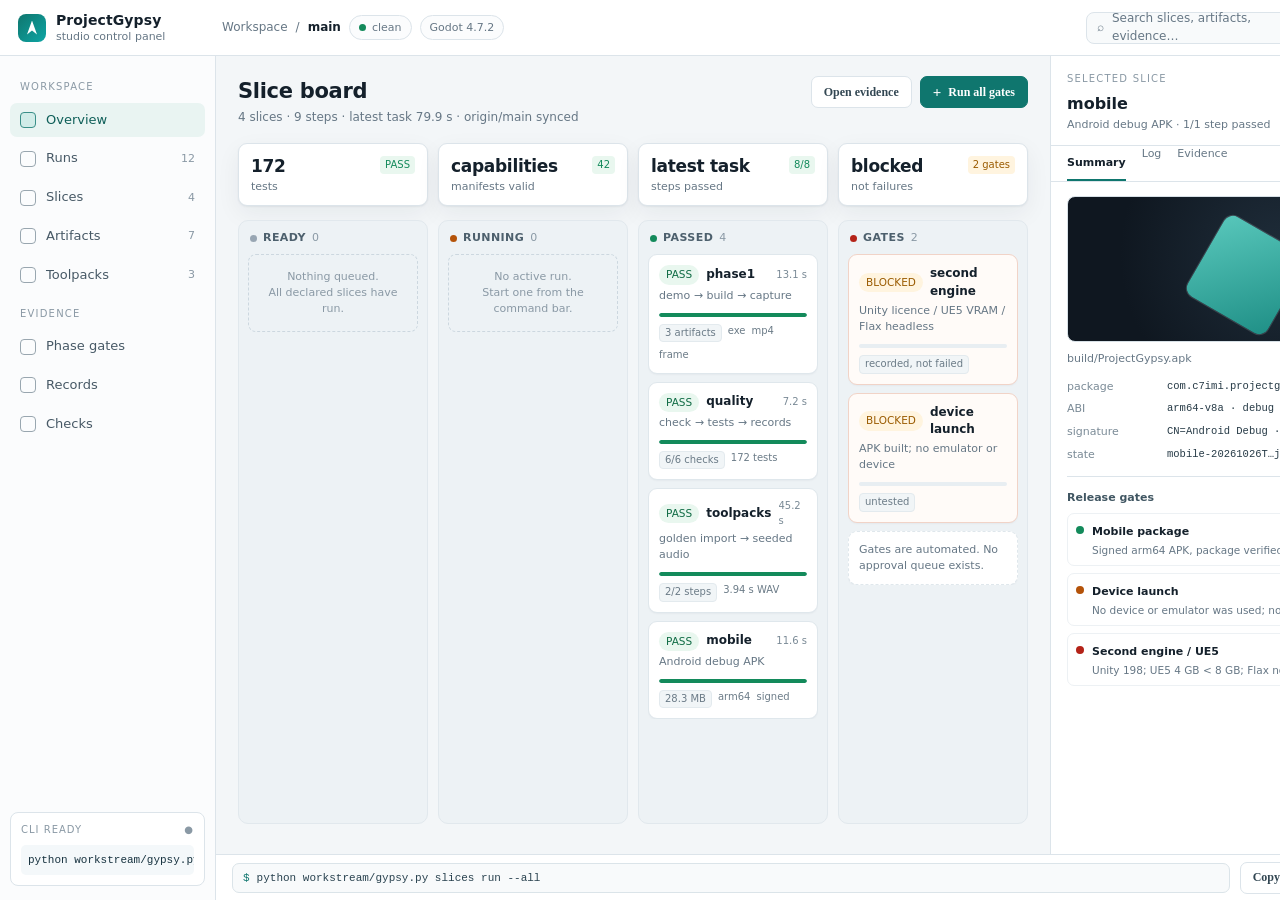
<file: design/control-panel/01-studio-board.html>
<!doctype html>
<html lang="en"><head><meta charset="utf-8"><title>Studio Board</title>
<style>
:root{--ink:#14202b;--muted:#667785;--line:#dce4ea;--bg:#f3f6f8;--panel:#fff;--accent:#0f766e;--accent2:#0ea5a4;--blue:#2563eb;--green:#138a5b;--amber:#b45309;--red:#b42318;--violet:#6d5bd0;--shadow:0 1px 2px rgba(20,32,43,.06),0 8px 24px rgba(20,32,43,.06)}
*{box-sizing:border-box}html,body{width:1440px;height:900px;margin:0;overflow:hidden;background:var(--bg);color:var(--ink);font:13px/1.45 Inter,"Segoe UI",system-ui,sans-serif}
.app{display:grid;grid-template-rows:56px 1fr 46px;grid-template-columns:216px 1fr 390px;height:900px}
.top{grid-column:1/4;display:flex;align-items:center;gap:16px;padding:0 18px;background:#fff;border-bottom:1px solid var(--line)}
.brand{display:flex;align-items:center;gap:10px;width:188px}.mark{width:28px;height:28px;border-radius:8px;background:linear-gradient(135deg,#0f766e,#0ea5a4);position:relative}.mark:after{content:"";position:absolute;inset:7px 9px;background:#fff;clip-path:polygon(50% 0,100% 100%,50% 72%,0 100%)}
.brand b{font-size:14px;letter-spacing:.1px}.brand span{display:block;color:var(--muted);font-size:11px;margin-top:-1px}
.crumb{display:flex;align-items:center;gap:8px;color:var(--muted);font-size:12px}.crumb b{color:var(--ink)}.pill{display:inline-flex;align-items:center;gap:6px;border:1px solid var(--line);border-radius:999px;padding:4px 9px;background:#fbfcfd;font-size:11px;white-space:nowrap}.dot{width:7px;height:7px;border-radius:50%;background:var(--green)}.dot.amber{background:var(--amber)}.dot.red{background:var(--red)}.dot.grey{background:#98a6b3}
.search{margin-left:auto;width:290px;height:32px;border:1px solid var(--line);border-radius:8px;background:#f8fafb;display:flex;align-items:center;gap:8px;padding:0 10px;color:var(--muted);font-size:12px}.key{margin-left:auto;border:1px solid var(--line);border-bottom-width:2px;border-radius:5px;padding:1px 6px;font-size:10px;background:#fff;color:#51616e}
.avatar{width:30px;height:30px;border-radius:50%;background:#e5edf1;display:grid;place-items:center;font-weight:700;font-size:11px;color:#36505e}
.side{grid-row:2/4;background:#fbfcfd;border-right:1px solid var(--line);padding:14px 10px;display:flex;flex-direction:column;gap:4px}
.navlabel{font-size:10px;letter-spacing:.12em;text-transform:uppercase;color:#8a99a5;margin:10px 10px 4px}
.nav{display:flex;align-items:center;gap:10px;padding:8px 10px;border-radius:7px;color:#475966;font-weight:500}.nav .ico{width:16px;height:16px;border:1.5px solid #81919d;border-radius:4px;opacity:.8}.nav.active{background:#e9f4f2;color:#0f5f59}.nav.active .ico{border-color:#0f766e;background:#ccebe6}.nav .count{margin-left:auto;color:#8a99a5;font-size:11px}
.side .fill{flex:1}.cli{border:1px solid var(--line);background:#fff;border-radius:8px;padding:10px;margin-top:8px}.cli .lbl{font-size:10px;text-transform:uppercase;letter-spacing:.1em;color:#8a99a5;display:flex;justify-content:space-between}.cli code{display:block;margin-top:7px;font:11px/1.5 "Cascadia Code",Consolas,monospace;color:#17323f;background:#f4f8fa;border-radius:5px;padding:7px;white-space:nowrap;overflow:hidden}
.main{grid-column:2;grid-row:2;padding:20px 22px;overflow:hidden}.head{display:flex;align-items:flex-start;gap:12px}.head h1{font-size:21px;letter-spacing:-.3px;margin:0}.head p{margin:3px 0 0;color:var(--muted);font-size:12px}.actions{margin-left:auto;display:flex;gap:8px}.btn{height:32px;border:1px solid var(--line);background:#fff;border-radius:7px;padding:0 12px;font:600 12px Inter,"Segoe UI";color:#334753;display:flex;align-items:center;gap:7px}.btn.primary{background:#0f766e;border-color:#0f766e;color:#fff}.btn .plus{font-size:15px;line-height:1}
.metrics{display:grid;grid-template-columns:repeat(4,1fr);gap:10px;margin:16px 0 14px}.metric{background:#fff;border:1px solid var(--line);border-radius:9px;padding:10px 12px;box-shadow:var(--shadow)}.metric b{font-size:17px;letter-spacing:-.3px}.metric span{display:block;color:var(--muted);font-size:11px;margin-top:1px}.metric .mini{float:right;font-size:10px;color:var(--green);background:#e9f7ef;border-radius:4px;padding:2px 5px;margin-top:2px}.metric .mini.warn{color:#9a5b00;background:#fff4df}
.board{display:grid;grid-template-columns:repeat(4,1fr);gap:10px;height:calc(100% - 154px)}.col{background:#edf2f5;border-radius:10px;border:1px solid #e1e8ed;padding:9px;display:flex;flex-direction:column;min-height:0}.col h3{font-size:11px;letter-spacing:.04em;margin:0 2px 8px;display:flex;align-items:center;gap:6px;color:#4d606d}.col h3 .n{color:#8a99a5;font-weight:500}.col .stack{display:flex;flex-direction:column;gap:8px;overflow:hidden}
.card{background:#fff;border:1px solid #dfe7ec;border-radius:9px;padding:10px;box-shadow:0 1px 2px rgba(20,32,43,.04)}.card .row{display:flex;align-items:center;gap:7px}.card .name{font-weight:650;font-size:12px}.card .sub{color:var(--muted);font-size:11px;margin-top:3px}.card .bar{height:4px;border-radius:3px;background:#e8eef2;margin:9px 0 7px;overflow:hidden}.card .bar i{display:block;height:100%;background:var(--green);border-radius:3px}.card .meta{display:flex;gap:6px;flex-wrap:wrap;color:#6b7b87;font-size:10px}.tag{background:#f1f5f7;border:1px solid #e3eaee;border-radius:4px;padding:1px 5px}.card.blocked{border-color:#f1d3c7;background:#fffbf8}.card.blocked .bar i{background:var(--amber)}.empty{border:1px dashed #ccd7df;border-radius:8px;padding:14px 10px;color:#8a99a5;text-align:center;font-size:11px}
.inspector{grid-column:3;grid-row:2/4;background:#fff;border-left:1px solid var(--line);display:flex;flex-direction:column;min-height:0}.insp-head{padding:16px 16px 12px;border-bottom:1px solid var(--line)}.insp-head .eyebrow{font-size:10px;letter-spacing:.12em;text-transform:uppercase;color:#8a99a5}.insp-head h2{font-size:16px;margin:5px 0 2px}.insp-head p{margin:0;color:var(--muted);font-size:11px}.tabs{display:flex;gap:16px;padding:0 16px;border-bottom:1px solid var(--line);font-size:11px;color:var(--muted)}.tabs b{color:var(--ink);border-bottom:2px solid var(--accent);padding:9px 0 8px}.insp-body{padding:14px 16px;overflow:hidden}.preview{height:146px;border-radius:8px;background:radial-gradient(circle at 60% 40%,#1f2d3a,#0f1720 70%);position:relative;overflow:hidden;border:1px solid #d7e0e6}.preview:before{content:"";position:absolute;width:92px;height:92px;border-radius:10px;background:linear-gradient(135deg,#58c7bb,#1f8f86);transform:rotate(30deg);left:132px;top:32px;box-shadow:0 0 0 1px rgba(255,255,255,.15)}.preview:after{content:"1280 × 720";position:absolute;right:9px;bottom:7px;color:#d9f3ef;background:rgba(0,0,0,.35);border-radius:4px;padding:2px 5px;font:10px "Cascadia Code",monospace}.pmeta{display:flex;justify-content:space-between;margin-top:9px;font-size:11px;color:var(--muted)}.pmeta b{color:var(--ink)}.kv{display:grid;grid-template-columns:92px 1fr;gap:7px 8px;margin-top:12px;font-size:11px}.kv .k{color:#7a8a96}.kv .v{color:#263a46;font-family:"Cascadia Code",Consolas,monospace;font-size:10.5px;overflow:hidden;text-overflow:ellipsis;white-space:nowrap}.divider{height:1px;background:var(--line);margin:13px 0}.gate{display:flex;gap:8px;align-items:flex-start;padding:8px;border-radius:7px;border:1px solid #edf1f4;margin-bottom:7px}.gate .gdot{width:8px;height:8px;border-radius:50%;margin-top:4px}.gate b{font-size:11px}.gate p{margin:2px 0 0;font-size:10.5px;color:var(--muted);line-height:1.35}.foot{grid-column:2/4;grid-row:3;background:#fff;border-top:1px solid var(--line);display:flex;align-items:center;gap:10px;padding:0 16px}.cmd{flex:1;height:30px;border:1px solid #dbe4e9;border-radius:7px;background:#f8fafb;display:flex;align-items:center;padding:0 10px;font:11px "Cascadia Code",Consolas,monospace;color:#29424f;white-space:nowrap;overflow:hidden}.cmd .prompt{color:#0f766e;margin-right:7px}.foot .hint{color:#8a99a5;font-size:10px;white-space:nowrap}.iconbtn{width:30px;height:30px;border:1px solid var(--line);border-radius:7px;background:#fff;color:#405662;display:grid;place-items:center;font-size:14px}
.status{display:inline-flex;align-items:center;gap:5px;font-size:10.5px;border-radius:999px;padding:2px 7px}.status.pass{color:#0f6b44;background:#e9f7ef}.status.block{color:#9a5b00;background:#fff4df}.status.untested{color:#7a5a00;background:#fff8e1}
</style></head><body>
<div class="app">
  <header class="top">
    <div class="brand"><div class="mark"></div><div><b>ProjectGypsy</b><span>studio control panel</span></div></div>
    <div class="crumb"><span>Workspace</span><span>/</span><b>main</b><span class="pill"><span class="dot"></span>clean</span><span class="pill">Godot 4.7.2</span></div>
    <div class="search"><span>⌕</span><span>Search slices, artifacts, evidence…</span><span class="key">Ctrl K</span></div>
    <div class="avatar">SS</div>
  </header>
  <aside class="side">
    <div class="navlabel">Workspace</div>
    <div class="nav active"><span class="ico"></span>Overview</div>
    <div class="nav"><span class="ico"></span>Runs<span class="count">12</span></div>
    <div class="nav"><span class="ico"></span>Slices<span class="count">4</span></div>
    <div class="nav"><span class="ico"></span>Artifacts<span class="count">7</span></div>
    <div class="nav"><span class="ico"></span>Toolpacks<span class="count">3</span></div>
    <div class="navlabel">Evidence</div>
    <div class="nav"><span class="ico"></span>Phase gates</div>
    <div class="nav"><span class="ico"></span>Records</div>
    <div class="nav"><span class="ico"></span>Checks</div>
    <div class="fill"></div>
    <div class="cli"><div class="lbl"><span>CLI READY</span><span>●</span></div><code>python workstream/gypsy.py</code></div>
  </aside>
  <main class="main">
    <div class="head">
      <div><h1>Slice board</h1><p>4 slices · 9 steps · latest task 79.9 s · origin/main synced</p></div>
      <div class="actions"><button class="btn">Open evidence</button><button class="btn primary"><span class="plus">+</span>Run all gates</button></div>
    </div>
    <div class="metrics">
      <div class="metric"><span class="mini">PASS</span><b>172</b><span>tests</span></div>
      <div class="metric"><span class="mini">42</span><b>capabilities</b><span>manifests valid</span></div>
      <div class="metric"><span class="mini">8/8</span><b>latest task</b><span>steps passed</span></div>
      <div class="metric"><span class="mini warn">2 gates</span><b>blocked</b><span>not failures</span></div>
    </div>
    <div class="board">
      <section class="col"><h3><span class="dot grey"></span>READY <span class="n">0</span></h3><div class="stack"><div class="empty">Nothing queued.<br>All declared slices have run.</div></div></section>
      <section class="col"><h3><span class="dot amber"></span>RUNNING <span class="n">0</span></h3><div class="stack"><div class="empty">No active run.<br>Start one from the command bar.</div></div></section>
      <section class="col"><h3><span class="dot"></span>PASSED <span class="n">4</span></h3><div class="stack">
        <div class="card"><div class="row"><span class="status pass">PASS</span><span class="name">phase1</span><span style="margin-left:auto;color:#7a8a96;font-size:10px">13.1 s</span></div><div class="sub">demo → build → capture</div><div class="bar"><i style="width:100%"></i></div><div class="meta"><span class="tag">3 artifacts</span><span>exe</span><span>mp4</span><span>frame</span></div></div>
        <div class="card"><div class="row"><span class="status pass">PASS</span><span class="name">quality</span><span style="margin-left:auto;color:#7a8a96;font-size:10px">7.2 s</span></div><div class="sub">check → tests → records</div><div class="bar"><i style="width:100%"></i></div><div class="meta"><span class="tag">6/6 checks</span><span>172 tests</span></div></div>
        <div class="card"><div class="row"><span class="status pass">PASS</span><span class="name">toolpacks</span><span style="margin-left:auto;color:#7a8a96;font-size:10px">45.2 s</span></div><div class="sub">golden import → seeded audio</div><div class="bar"><i style="width:100%"></i></div><div class="meta"><span class="tag">2/2 steps</span><span>3.94 s WAV</span></div></div>
        <div class="card"><div class="row"><span class="status pass">PASS</span><span class="name">mobile</span><span style="margin-left:auto;color:#7a8a96;font-size:10px">11.6 s</span></div><div class="sub">Android debug APK</div><div class="bar"><i style="width:100%"></i></div><div class="meta"><span class="tag">28.3 MB</span><span>arm64</span><span>signed</span></div></div>
      </div></section>
      <section class="col"><h3><span class="dot red"></span>GATES <span class="n">2</span></h3><div class="stack">
        <div class="card blocked"><div class="row"><span class="status block">BLOCKED</span><span class="name">second engine</span></div><div class="sub">Unity licence / UE5 VRAM / Flax headless</div><div class="bar"><i style="width:0"></i></div><div class="meta"><span class="tag">recorded, not failed</span></div></div>
        <div class="card blocked"><div class="row"><span class="status block">BLOCKED</span><span class="name">device launch</span></div><div class="sub">APK built; no emulator or device</div><div class="bar"><i style="width:0"></i></div><div class="meta"><span class="tag">untested</span></div></div>
        <div class="card" style="border-style:dashed"><div class="sub" style="margin:0">Gates are automated. No approval queue exists.</div></div>
      </div></section>
    </div>
  </main>
  <aside class="inspector">
    <div class="insp-head"><div class="eyebrow">Selected slice</div><h2>mobile</h2><p>Android debug APK · 1/1 step passed</p></div>
    <div class="tabs"><b>Summary</b><span>Log</span><span>Evidence</span></div>
    <div class="insp-body">
      <div class="preview"></div>
      <div class="pmeta"><span>build/ProjectGypsy.apk</span><b>28,305,095 B</b></div>
      <div class="kv">
        <div class="k">package</div><div class="v">com.c7imi.projectgypsy</div>
        <div class="k">ABI</div><div class="v">arm64-v8a · debug</div>
        <div class="k">signature</div><div class="v">CN=Android Debug · 140c76ff…</div>
        <div class="k">state</div><div class="v">mobile-20261026T…json</div>
      </div>
      <div class="divider"></div>
      <div style="font-size:11px;font-weight:700;color:#405662;margin-bottom:7px">Release gates</div>
      <div class="gate"><span class="gdot" style="background:var(--green)"></span><div><b>Mobile package</b><p>Signed arm64 APK, package verified.</p></div></div>
      <div class="gate"><span class="gdot" style="background:var(--amber)"></span><div><b>Device launch</b><p>No device or emulator was used; not claimed.</p></div></div>
      <div class="gate"><span class="gdot" style="background:var(--red)"></span><div><b>Second engine / UE5</b><p>Unity 198; UE5 4 GB &lt; 8 GB; Flax no headless.</p></div></div>
    </div>
  </aside>
  <footer class="foot"><div class="cmd"><span class="prompt">$</span>python workstream/gypsy.py slices run --all</div><button class="btn">Copy</button><span class="hint">Ctrl Enter to run</span><button class="iconbtn">⏎</button></footer>
</div></body></html>
</file>
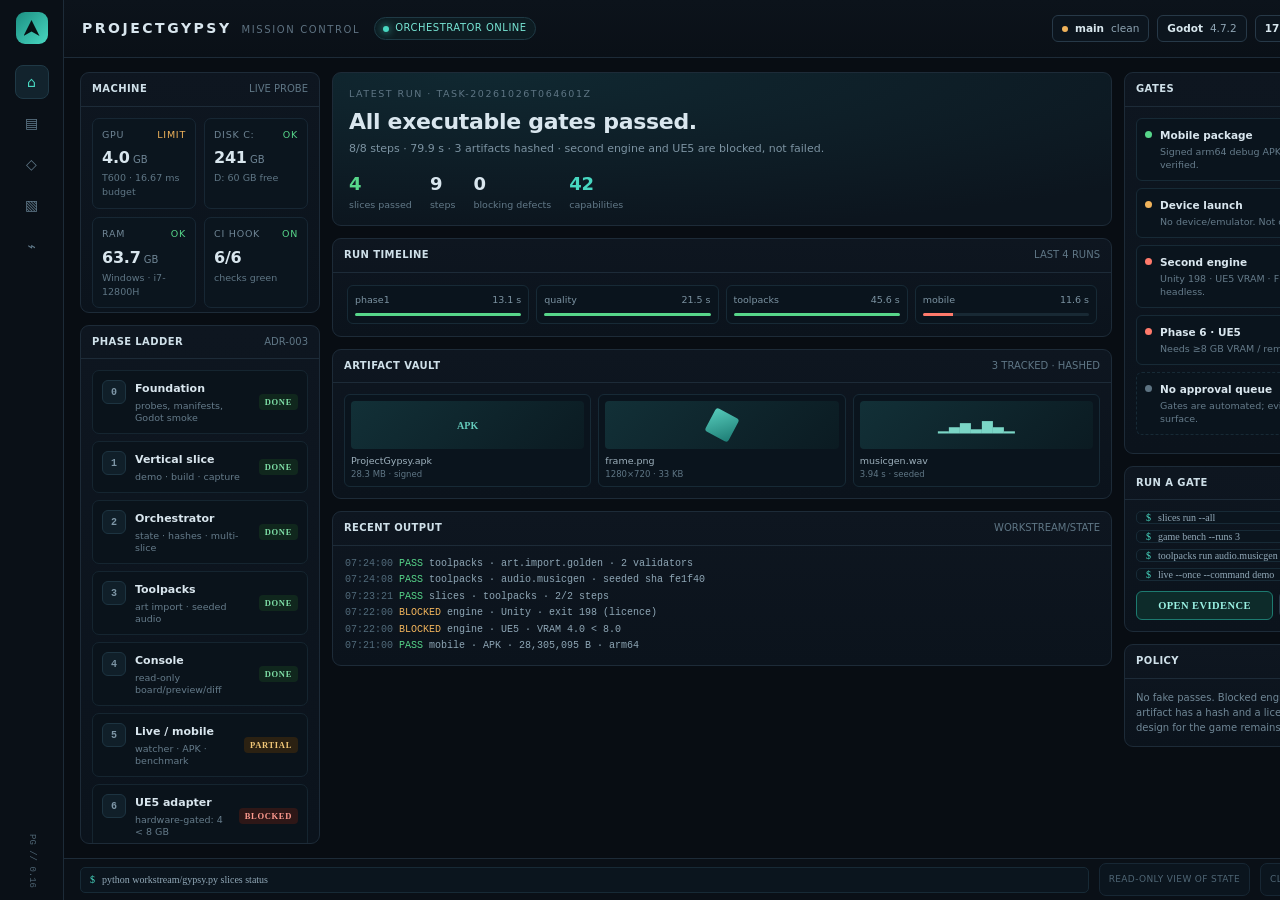
<file: design/control-panel/02-mission-control.html>
<!doctype html>
<html lang="en"><head><meta charset="utf-8"><title>Mission Control</title>
<style>
:root{--bg:#080d13;--panel:#0e1620;--panel2:#111c27;--line:#1d2b38;--line2:#273948;--text:#d9e6ee;--muted:#8095a4;--dim:#5e7281;--cyan:#48d7c1;--cyan2:#1c8f82;--green:#57d68a;--amber:#f0b35b;--red:#ff7a6b;--blue:#6aa8ff;--violet:#9b8cff}
*{box-sizing:border-box}html,body{width:1440px;height:900px;margin:0;overflow:hidden;background:var(--bg);color:var(--text);font:12px/1.45 Inter,"Segoe UI",system-ui,sans-serif}
.app{display:grid;grid-template-columns:64px 1fr;grid-template-rows:58px 1fr 42px;height:900px}
.rail{grid-row:1/4;background:#0a1017;border-right:1px solid var(--line);display:flex;flex-direction:column;align-items:center;padding:12px 0;gap:7px}.rail .logo{width:32px;height:32px;border-radius:9px;background:linear-gradient(135deg,#1c8f82,#48d7c1);position:relative;margin-bottom:14px}.rail .logo:after{content:"";position:absolute;inset:8px;background:#071014;clip-path:polygon(50% 0,100% 100%,50% 72%,0 100%)}.ricon{width:34px;height:34px;border-radius:8px;border:1px solid transparent;display:grid;place-items:center;color:#60798a;font-size:14px}.ricon.active{background:#12232d;border-color:#1f3946;color:var(--cyan)}.rail .grow{flex:1}.rail .ver{color:#4d6372;font:9px "Cascadia Code",monospace;writing-mode:vertical-rl}
.top{grid-column:2;display:flex;align-items:center;gap:14px;padding:0 18px;border-bottom:1px solid var(--line);background:linear-gradient(180deg,#0c131b,#0a1017)}
.title{display:flex;align-items:baseline;gap:10px}.title b{font-size:14px;letter-spacing:.18em;font-weight:700}.title span{color:var(--dim);font-size:10px;letter-spacing:.16em}.status{display:inline-flex;align-items:center;gap:6px;padding:3px 8px;border:1px solid #1f3a45;border-radius:999px;background:#0d1c22;color:#77e5d4;font-size:10px;letter-spacing:.05em}.status .d{width:6px;height:6px;border-radius:50%;background:var(--cyan);box-shadow:0 0 8px var(--cyan)}
.right{margin-left:auto;display:flex;align-items:center;gap:8px}.chip{height:27px;border:1px solid var(--line2);border-radius:6px;background:#0c151e;display:flex;align-items:center;padding:0 9px;color:#8ea4b3;font-size:10.5px;gap:7px}.chip b{color:#d8e7ee;font-weight:600}.chip .dot{width:6px;height:6px;border-radius:50%;background:var(--amber)}.run{height:29px;border:1px solid #1d7a70;background:#0d2b2a;color:#9af2e4;border-radius:6px;padding:0 11px;font:700 10.5px Inter;letter-spacing:.04em;display:flex;align-items:center;gap:7px}
.main{grid-column:2;display:grid;grid-template-columns:240px 1fr 300px;gap:12px;padding:14px 16px;overflow:hidden}
.col{display:flex;flex-direction:column;gap:12px;min-height:0}
.card{background:linear-gradient(180deg,var(--panel),#0b131c);border:1px solid var(--line);border-radius:9px;overflow:hidden}.card .hd{display:flex;align-items:center;gap:8px;padding:9px 11px;border-bottom:1px solid var(--line);color:#8ba0ae;font-size:10px;letter-spacing:.12em;text-transform:uppercase}.card .hd b{color:#cfe0e9;font-weight:600;letter-spacing:.04em}.card .hd .right{margin-left:auto;color:#5f7685;letter-spacing:0}
.body{padding:11px}
.h-grid{display:grid;grid-template-columns:repeat(2,1fr);gap:8px}.h{background:#0b151e;border:1px solid #172734;border-radius:7px;padding:9px}.h .lbl{font-size:9.5px;color:#6f8595;letter-spacing:.08em;text-transform:uppercase;display:flex;justify-content:space-between}.h .val{font-size:16px;font-weight:700;margin-top:5px;letter-spacing:-.2px}.h .val small{font-size:10px;color:#6f8595;font-weight:500;letter-spacing:0}.h .sub{font-size:9.5px;color:#5f7685;margin-top:2px}.ok{color:var(--green)}.warn{color:var(--amber)}.bad{color:var(--red)}.cyan{color:var(--cyan)}
.phase{display:flex;gap:9px;padding:9px;border-radius:7px;border:1px solid #152530;background:#0a131b;margin-bottom:7px}.phase:last-child{margin:0}.phase .num{width:24px;height:24px;border-radius:6px;background:#101f29;border:1px solid #1d3441;display:grid;place-items:center;font:700 10px "Cascadia Code",monospace;color:#7e97a7;flex:none}.phase .txt b{font-size:11px}.phase .txt p{margin:2px 0 0;color:#657b8a;font-size:9.5px;line-height:1.3}.phase .st{margin-left:auto;align-self:center;font:700 8.5px Inter;letter-spacing:.08em;padding:3px 6px;border-radius:4px}.st.p{color:#7fe0a7;background:#10271d}.st.a{color:#f2c878;background:#2b2112}.st.b{color:#ff9b90;background:#2e1717}
.center{min-width:0}.hero{padding:14px 16px;background:radial-gradient(900px 160px at 20% 0,#102831,#0c151e)}.hero .eyebrow{color:#5f7685;font-size:9.5px;letter-spacing:.16em;text-transform:uppercase}.hero h1{margin:5px 0 3px;font-size:22px;letter-spacing:-.3px;font-weight:700}.hero p{margin:0;color:#7c93a2;font-size:11px}.hero .row{display:flex;gap:18px;margin-top:14px}.stat b{font-size:18px;letter-spacing:-.2px}.stat span{display:block;color:#627988;font-size:9.5px;margin-top:1px}.timeline{padding:12px 14px}.tl{display:grid;grid-template-columns:repeat(4,1fr);gap:7px}.tl .s{border:1px solid #172a36;border-radius:6px;padding:7px;background:#0a141d}.tl .s .n{font-size:9.5px;color:#7c93a2;display:flex;justify-content:space-between}.tl .s .bar{height:3px;border-radius:2px;background:#182934;margin-top:6px;overflow:hidden}.tl .s .bar i{display:block;height:100%;background:var(--cyan2)}.tl .s.pass .bar i{background:var(--green)}.tl .s.block .bar i{background:var(--red);width:18%!important}
.log{font:10px/1.65 "Cascadia Code",Consolas,monospace;color:#8ea6b5;padding:10px 12px;max-height:184px;overflow:hidden}.log .t{color:#516a7a}.log .ok{color:var(--green)}.log .warnl{color:var(--amber)}.log .fail{color:var(--red)}.log div{white-space:nowrap;overflow:hidden;text-overflow:ellipsis}
.art{display:grid;grid-template-columns:repeat(3,1fr);gap:7px}.thumb{border:1px solid #172a36;border-radius:6px;background:#0a141d;padding:6px}.thumb .box{height:48px;border-radius:4px;background:linear-gradient(135deg,#123037,#0b1b22);position:relative;overflow:hidden}.thumb .box.apk:after{content:"APK";position:absolute;inset:0;display:grid;place-items:center;color:#64cabb;font:700 10px "Cascadia Code"}.thumb .box.img:after{content:"";position:absolute;width:26px;height:26px;background:linear-gradient(135deg,#56cbbb,#1d7c74);left:50%;top:50%;transform:translate(-50%,-50%) rotate(28deg);border-radius:3px}.thumb .box.wav:after{content:"▁▃▅▂▆▃▁";position:absolute;inset:0;display:grid;place-items:center;color:#7bd6c6;font:14px monospace}.thumb .lbl{font-size:9.5px;margin-top:5px;color:#9db0bc;white-space:nowrap;overflow:hidden;text-overflow:ellipsis}.thumb .sz{font-size:8.5px;color:#5f7685}
.gate{display:flex;gap:8px;padding:8px;border:1px solid #172a36;border-radius:6px;background:#0a141d;margin-bottom:7px}.gate .dot{width:7px;height:7px;border-radius:50%;margin-top:4px;flex:none}.gate b{font-size:10.5px}.gate p{margin:2px 0 0;color:#657b8a;font-size:9.5px;line-height:1.35}.gate .code{margin-left:auto;font:8.5px "Cascadia Code";color:#5e7281;align-self:flex-start}
.legend{padding:8px 10px;border-top:1px solid var(--line);color:#5d7382;font-size:9px;display:flex;gap:12px}
.foot{grid-column:2;display:flex;align-items:center;gap:10px;padding:0 16px;border-top:1px solid var(--line);background:#0a1017}.cmd{flex:1;height:26px;border:1px solid #172a36;border-radius:5px;background:#0b151e;display:flex;align-items:center;padding:0 9px;font:10px "Cascadia Code";color:#92a9b8;gap:7px;overflow:hidden;white-space:nowrap}.cmd .p{color:var(--cyan)}.foot .h{color:#4f6675;font-size:9px;letter-spacing:.04em}
</style></head><body>
<div class="app">
  <aside class="rail"><div class="logo"></div><div class="ricon active">⌂</div><div class="ricon">▤</div><div class="ricon">◇</div><div class="ricon">▧</div><div class="ricon">⌁</div><div class="grow"></div><div class="ver">PG // 0.16</div></aside>
  <header class="top"><div class="title"><b>PROJECTGYPSY</b><span>MISSION CONTROL</span></div><div class="status"><span class="d"></span>ORCHESTRATOR ONLINE</div><div class="right"><div class="chip"><span class="dot"></span><b>main</b> clean</div><div class="chip"><b>Godot</b> 4.7.2</div><div class="chip"><b>172</b> tests</div><button class="run">▶ RUN ALL</button></div></header>
  <main class="main">
    <div class="col">
      <div class="card"><div class="hd"><b>Machine</b><span class="right">LIVE PROBE</span></div><div class="body"><div class="h-grid">
        <div class="h"><div class="lbl"><span>GPU</span><span class="warn">LIMIT</span></div><div class="val">4.0<small> GB</small></div><div class="sub">T600 · 16.67 ms budget</div></div>
        <div class="h"><div class="lbl"><span>DISK C:</span><span class="ok">OK</span></div><div class="val">241<small> GB</small></div><div class="sub">D: 60 GB free</div></div>
        <div class="h"><div class="lbl"><span>RAM</span><span class="ok">OK</span></div><div class="val">63.7<small> GB</small></div><div class="sub">Windows · i7-12800H</div></div>
        <div class="h"><div class="lbl"><span>CI HOOK</span><span class="ok">ON</span></div><div class="val">6/6</div><div class="sub">checks green</div></div>
      </div></div></div>
      <div class="card"><div class="hd"><b>Phase ladder</b><span class="right">ADR-003</span></div><div class="body">
        <div class="phase"><span class="num">0</span><div class="txt"><b>Foundation</b><p>probes, manifests, Godot smoke</p></div><span class="st p">DONE</span></div>
        <div class="phase"><span class="num">1</span><div class="txt"><b>Vertical slice</b><p>demo · build · capture</p></div><span class="st p">DONE</span></div>
        <div class="phase"><span class="num">2</span><div class="txt"><b>Orchestrator</b><p>state · hashes · multi-slice</p></div><span class="st p">DONE</span></div>
        <div class="phase"><span class="num">3</span><div class="txt"><b>Toolpacks</b><p>art import · seeded audio</p></div><span class="st p">DONE</span></div>
        <div class="phase"><span class="num">4</span><div class="txt"><b>Console</b><p>read-only board/preview/diff</p></div><span class="st p">DONE</span></div>
        <div class="phase"><span class="num">5</span><div class="txt"><b>Live / mobile</b><p>watcher · APK · benchmark</p></div><span class="st a">PARTIAL</span></div>
        <div class="phase"><span class="num">6</span><div class="txt"><b>UE5 adapter</b><p>hardware-gated: 4 &lt; 8 GB</p></div><span class="st b">BLOCKED</span></div>
      </div></div>
    </div>
    <div class="col center">
      <div class="card hero"><div class="eyebrow">Latest run · task-20261026T064601Z</div><h1>All executable gates passed.</h1><p>8/8 steps · 79.9 s · 3 artifacts hashed · second engine and UE5 are blocked, not failed.</p><div class="row"><div class="stat"><b class="ok">4</b><span>slices passed</span></div><div class="stat"><b>9</b><span>steps</span></div><div class="stat"><b>0</b><span>blocking defects</span></div><div class="stat"><b class="cyan">42</b><span>capabilities</span></div></div></div>
      <div class="card"><div class="hd"><b>Run timeline</b><span class="right">LAST 4 RUNS</span></div><div class="timeline"><div class="tl">
        <div class="s pass"><div class="n"><span>phase1</span><span>13.1 s</span></div><div class="bar"><i style="width:100%"></i></div></div>
        <div class="s pass"><div class="n"><span>quality</span><span>21.5 s</span></div><div class="bar"><i style="width:100%"></i></div></div>
        <div class="s pass"><div class="n"><span>toolpacks</span><span>45.6 s</span></div><div class="bar"><i style="width:100%"></i></div></div>
        <div class="s block"><div class="n"><span>mobile</span><span>11.6 s</span></div><div class="bar"><i style="width:100%"></i></div></div>
      </div></div></div>
      <div class="card"><div class="hd"><b>Artifact vault</b><span class="right">3 TRACKED · HASHED</span></div><div class="body"><div class="art">
        <div class="thumb"><div class="box apk"></div><div class="lbl">ProjectGypsy.apk</div><div class="sz">28.3 MB · signed</div></div>
        <div class="thumb"><div class="box img"></div><div class="lbl">frame.png</div><div class="sz">1280×720 · 33 KB</div></div>
        <div class="thumb"><div class="box wav"></div><div class="lbl">musicgen.wav</div><div class="sz">3.94 s · seeded</div></div>
      </div></div></div>
      <div class="card"><div class="hd"><b>Recent output</b><span class="right">workstream/state</span></div><div class="log">
        <div><span class="t">07:24:00</span> <span class="ok">PASS</span> toolpacks · art.import.golden · 2 validators</div>
        <div><span class="t">07:24:08</span> <span class="ok">PASS</span> toolpacks · audio.musicgen · seeded sha fe1f40</div>
        <div><span class="t">07:23:21</span> <span class="ok">PASS</span> slices · toolpacks · 2/2 steps</div>
        <div><span class="t">07:22:00</span> <span class="warnl">BLOCKED</span> engine · Unity · exit 198 (licence)</div>
        <div><span class="t">07:22:00</span> <span class="warnl">BLOCKED</span> engine · UE5 · VRAM 4.0 &lt; 8.0</div>
        <div><span class="t">07:21:00</span> <span class="ok">PASS</span> mobile · APK · 28,305,095 B · arm64</div>
      </div></div>
    </div>
    <div class="col">
      <div class="card"><div class="hd"><b>Gates</b><span class="right">HONEST STATE</span></div><div class="body">
        <div class="gate"><span class="dot" style="background:var(--green)"></span><div><b>Mobile package</b><p>Signed arm64 debug APK; package + cert verified.</p></div><span class="code">PASS</span></div>
        <div class="gate"><span class="dot" style="background:var(--amber)"></span><div><b>Device launch</b><p>No device/emulator. Not claimed.</p></div><span class="code">UNTESTED</span></div>
        <div class="gate"><span class="dot" style="background:var(--red)"></span><div><b>Second engine</b><p>Unity 198 · UE5 VRAM · Flax no headless.</p></div><span class="code">BLOCKED</span></div>
        <div class="gate"><span class="dot" style="background:var(--red)"></span><div><b>Phase 6 · UE5</b><p>Needs ≥8 GB VRAM / remote builder.</p></div><span class="code">BLOCKED</span></div>
        <div class="gate" style="border-style:dashed"><span class="dot" style="background:#5d7382"></span><div><b>No approval queue</b><p>Gates are automated; evidence is the review surface.</p></div></div>
      </div></div>
      <div class="card"><div class="hd"><b>Run a gate</b><span class="right">CLI</span></div><div class="body" style="display:flex;flex-direction:column;gap:6px">
        <div class="cmd" style="height:28px"><span class="p">$</span>slices run --all</div>
        <div class="cmd" style="height:28px"><span class="p">$</span>game bench --runs 3</div>
        <div class="cmd" style="height:28px"><span class="p">$</span>toolpacks run audio.musicgen</div>
        <div class="cmd" style="height:28px"><span class="p">$</span>live --once --command demo</div>
        <div style="display:flex;gap:6px;margin-top:4px"><button class="run" style="flex:1;justify-content:center">OPEN EVIDENCE</button><button class="chip" style="flex:1;justify-content:center">COPY</button></div>
      </div></div>
      <div class="card"><div class="hd"><b>Policy</b><span class="right">PACK PG-1</span></div><div class="body" style="color:#708796;font-size:10px;line-height:1.5">No fake passes. Blocked engines stay blocked. Every artifact has a hash and a licence record. Interface design for the game remains parked (PG-D4).</div></div>
    </div>
  </main>
  <footer class="foot"><div class="cmd"><span class="p">$</span>python workstream/gypsy.py slices status</div><span class="h">READ-ONLY VIEW OF STATE</span><span class="h">CLI IS THE SOURCE OF TRUTH</span></div>
</div></body></html>
</file>
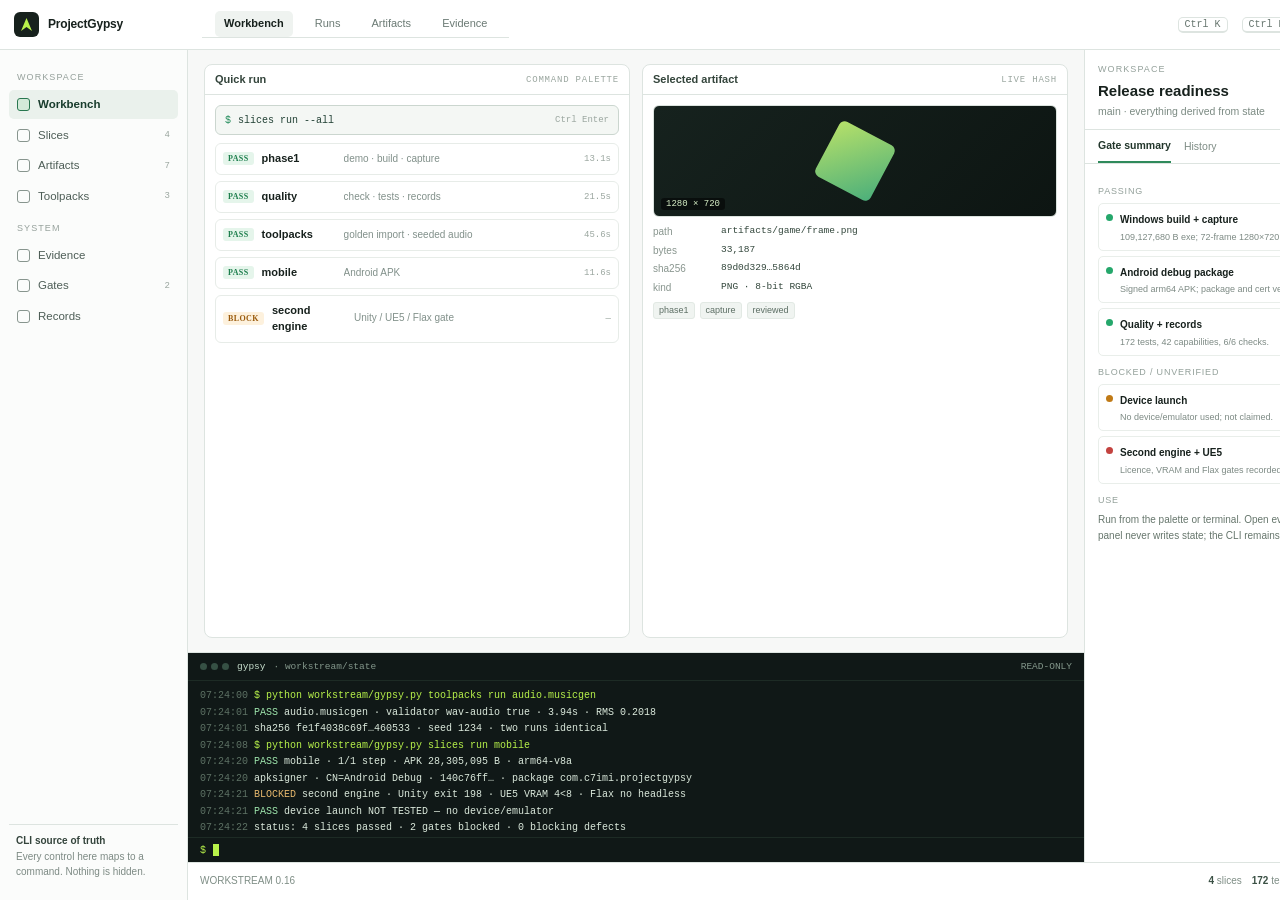
<file: design/control-panel/03-command-hybrid.html>
<!doctype html>
<html lang="en"><head><meta charset="utf-8"><title>Command Hybrid</title>
<style>
:root{--bg:#f7f8f7;--paper:#fff;--ink:#17211d;--muted:#6b7a74;--line:#dde4e0;--dark:#101817;--dark2:#0b1211;--lime:#b8f24a;--green:#25a76b;--amber:#c07a16;--red:#c3423f;--mono:"Cascadia Code",Consolas,monospace}
*{box-sizing:border-box}html,body{width:1440px;height:900px;margin:0;overflow:hidden;background:var(--bg);color:var(--ink);font:12px/1.45 Inter,"Segoe UI",sans-serif}
.app{display:grid;grid-template-columns:188px 1fr 356px;grid-template-rows:50px 1fr 38px;height:900px}
.top{grid-column:1/4;display:flex;align-items:center;gap:14px;padding:0 14px;border-bottom:1px solid var(--line);background:#fff}.logo{display:flex;align-items:center;gap:9px;width:174px;font-weight:750;letter-spacing:-.2px}.logo .m{width:25px;height:25px;border-radius:6px;background:var(--ink);position:relative}.logo .m:after{content:"";position:absolute;inset:6px 7px;background:var(--lime);clip-path:polygon(50% 0,100% 100%,50% 70%,0 100%)}.tabs{display:flex;gap:2px;align-items:center}.tab{padding:5px 9px;border-radius:5px;color:var(--muted);font-size:11px}.tab.on{background:#eff3f0;color:var(--ink);font-weight:600}.grow{flex:1}.kbd{border:1px solid var(--line);border-bottom-width:2px;border-radius:5px;background:#fff;padding:1px 6px;font:10px var(--mono);color:#66756e}.go{height:28px;border:0;border-radius:6px;background:var(--ink);color:#dff5d4;font:700 10.5px Inter;padding:0 11px;display:flex;align-items:center;gap:6px}.avatar{width:27px;height:27px;border-radius:50%;background:#e7ece7;display:grid;place-items:center;font-weight:700;font-size:10px}
.side{grid-row:2/4;border-right:1px solid var(--line);background:#fbfcfb;padding:12px 9px;display:flex;flex-direction:column;gap:2px}.sl{font-size:9px;text-transform:uppercase;letter-spacing:.12em;color:#95a09b;margin:9px 8px 4px}.sn{display:flex;align-items:center;gap:8px;padding:6px 8px;border-radius:5px;color:#4e5e57;font-size:11.5px}.sn.on{background:#eaf1ec;color:#183c2c;font-weight:600}.sn .i{width:13px;height:13px;border:1.4px solid #87958e;border-radius:3px}.sn.on .i{border-color:#28774f;background:#d3ead9}.sn .c{margin-left:auto;font:9px var(--mono);color:#9aa69f}.side .sp{flex:1}.side .note{border-top:1px solid var(--line);padding:9px 7px;color:#7d8a84;font-size:10px;line-height:1.45}.side .note b{display:block;color:#34443c;font-size:10px;margin-bottom:2px}
.main{grid-column:2;display:grid;grid-template-rows:1fr 210px;min-height:0}.work{padding:14px 16px;display:grid;grid-template-columns:1fr 1fr;gap:12px;min-height:0}.panel{background:var(--paper);border:1px solid var(--line);border-radius:8px;overflow:hidden;display:flex;flex-direction:column;min-height:0}.ph{height:30px;border-bottom:1px solid var(--line);display:flex;align-items:center;gap:7px;padding:0 10px;font-size:10px;color:#76847d;text-transform:uppercase;letter-spacing:.08em}.ph b{color:#33443b;font-weight:650;text-transform:none;letter-spacing:0;font-size:11px}.ph .r{margin-left:auto;font:9px var(--mono);color:#9aa69f}.pb{padding:10px;overflow:hidden}.cmdline{height:30px;border:1px solid #cbd6cf;border-radius:6px;background:#f4f7f4;display:flex;align-items:center;gap:7px;padding:0 9px;font:10px var(--mono);color:#214034;margin-bottom:8px;white-space:nowrap;overflow:hidden}.cmdline .p{color:#1f8a58}.cmdline .k{margin-left:auto;color:#9aa69f;font-size:9px}.runrow{display:flex;align-items:center;gap:8px;padding:7px;border:1px solid #e7ece8;border-radius:6px;margin-bottom:6px}.runrow .st{font:700 8px Inter;letter-spacing:.05em;padding:2px 5px;border-radius:3px}.st.p{background:#e5f5eb;color:#1d7e4d}.st.w{background:#fdf1dd;color:#9a5b0d}.st.b{background:#fbe8e6;color:#a33935}.runrow .n{font-weight:600;font-size:11px;width:74px}.runrow .sub{color:#81908a;font-size:10px;flex:1;white-space:nowrap;overflow:hidden;text-overflow:ellipsis}.runrow .t{font:9px var(--mono);color:#9aa69f}
.previewbox{height:112px;border-radius:6px;background:linear-gradient(135deg,#16221e,#0d1512);position:relative;overflow:hidden;border:1px solid #dbe3de}.previewbox:after{content:"";position:absolute;width:62px;height:62px;background:linear-gradient(135deg,#c9f672,#51bf86);left:50%;top:50%;transform:translate(-50%,-50%) rotate(28deg);border-radius:6px;opacity:.9}.previewbox .tag{position:absolute;left:7px;bottom:6px;color:#d7efc6;background:#0008;border-radius:3px;padding:1px 5px;font:9px var(--mono)}.kvs{display:grid;grid-template-columns:62px 1fr;gap:4px 6px;margin-top:8px;font-size:10px}.kvs .k{color:#88958e}.kvs .v{font:9.5px var(--mono);color:#32463b;overflow:hidden;white-space:nowrap;text-overflow:ellipsis}.mini{display:flex;gap:5px;margin-top:7px;flex-wrap:wrap}.mini span{background:#f0f4f1;border:1px solid #e2e9e4;border-radius:3px;padding:1px 5px;font-size:9px;color:#5c6e64}
.term{grid-column:1;border-top:1px solid var(--line);background:var(--dark);color:#dbe9dc;display:flex;flex-direction:column;min-height:0}.th{height:28px;border-bottom:1px solid #1d2b25;display:flex;align-items:center;gap:8px;padding:0 12px;color:#83978b;font:9.5px var(--mono)}.th b{color:#c5dccb;font-weight:500}.th .lights{display:flex;gap:4px}.th .l{width:7px;height:7px;border-radius:50%;background:#365044}.term .body{padding:7px 12px;font:10px/1.65 var(--mono);overflow:hidden;flex:1}.term .body .t{color:#5d7164}.ok{color:#9fe6ad}.wa{color:#e7b86d}.er{color:#f0908a}.cmd2{color:#b8f24a}.term .in{height:25px;border-top:1px solid #1d2b25;display:flex;align-items:center;gap:7px;padding:0 12px;font:10px var(--mono);color:#b8f24a}.caret{width:6px;height:12px;background:#b8f24a;display:inline-block}
.insp{grid-column:3;border-left:1px solid var(--line);background:#fff;display:flex;flex-direction:column;min-height:0}.ih{padding:13px 13px 10px;border-bottom:1px solid var(--line)}.ih .ey{font-size:9px;letter-spacing:.12em;color:#93a09a;text-transform:uppercase}.ih h2{margin:4px 0 2px;font-size:15px}.ih p{margin:0;color:#7b8a82;font-size:10.5px}.tabs{display:flex;gap:13px;padding:0 13px;border-bottom:1px solid var(--line);font-size:10.5px;color:#7e8c85}.tabs b{color:#22362b;padding:8px 0;border-bottom:2px solid #2f8a5b}.ib{padding:11px 13px;overflow:hidden}.sec{font-size:9px;text-transform:uppercase;letter-spacing:.09em;color:#93a09a;margin:10px 0 5px}.gate2{display:flex;gap:7px;padding:7px;border:1px solid #e9eeea;border-radius:5px;margin-bottom:5px}.gate2 .d{width:7px;height:7px;border-radius:50%;margin-top:3px;flex:none}.gate2 b{font-size:10px}.gate2 p{margin:2px 0 0;color:#7d8a84;font-size:9px;line-height:1.35}.foot{grid-column:2/4;border-top:1px solid var(--line);background:#fff;display:flex;align-items:center;gap:10px;padding:0 12px;color:#7f8e86;font-size:10px}.foot .g{flex:1}.foot b{color:#3b5145}
</style></head><body>
<div class="app">
  <header class="top"><div class="logo"><span class="m"></span>ProjectGypsy</div><div class="tabs"><span class="tab on">Workbench</span><span class="tab">Runs</span><span class="tab">Artifacts</span><span class="tab">Evidence</span></div><div class="grow"></div><span class="kbd">Ctrl K</span><span class="kbd">Ctrl Enter</span><button class="go">▶ RUN</button><div class="avatar">SS</div></header>
  <aside class="side"><div class="sl">Workspace</div><div class="sn on"><span class="i"></span>Workbench</div><div class="sn"><span class="i"></span>Slices<span class="c">4</span></div><div class="sn"><span class="i"></span>Artifacts<span class="c">7</span></div><div class="sn"><span class="i"></span>Toolpacks<span class="c">3</span></div><div class="sl">System</div><div class="sn"><span class="i"></span>Evidence</div><div class="sn"><span class="i"></span>Gates<span class="c">2</span></div><div class="sn"><span class="i"></span>Records</div><div class="sp"></div><div class="note"><b>CLI source of truth</b>Every control here maps to a command. Nothing is hidden.</div></aside>
  <main class="main">
    <div class="work">
      <section class="panel"><div class="ph"><b>Quick run</b><span class="r">COMMAND PALETTE</span></div><div class="pb">
        <div class="cmdline"><span class="p">$</span>slices run --all<span class="k">Ctrl Enter</span></div>
        <div class="runrow"><span class="st p">PASS</span><span class="n">phase1</span><span class="sub">demo · build · capture</span><span class="t">13.1s</span></div>
        <div class="runrow"><span class="st p">PASS</span><span class="n">quality</span><span class="sub">check · tests · records</span><span class="t">21.5s</span></div>
        <div class="runrow"><span class="st p">PASS</span><span class="n">toolpacks</span><span class="sub">golden import · seeded audio</span><span class="t">45.6s</span></div>
        <div class="runrow"><span class="st p">PASS</span><span class="n">mobile</span><span class="sub">Android APK</span><span class="t">11.6s</span></div>
        <div class="runrow"><span class="st w">BLOCK</span><span class="n">second engine</span><span class="sub">Unity / UE5 / Flax gate</span><span class="t">—</span></div>
      </div></section>
      <section class="panel"><div class="ph"><b>Selected artifact</b><span class="r">LIVE HASH</span></div><div class="pb">
        <div class="previewbox"><span class="tag">1280 × 720</span></div>
        <div class="kvs"><div class="k">path</div><div class="v">artifacts/game/frame.png</div><div class="k">bytes</div><div class="v">33,187</div><div class="k">sha256</div><div class="v">89d0d329…5864d</div><div class="k">kind</div><div class="v">PNG · 8-bit RGBA</div></div>
        <div class="mini"><span>phase1</span><span>capture</span><span>reviewed</span></div>
      </div></section>
    </div>
    <section class="term"><div class="th"><div class="lights"><span class="l"></span><span class="l"></span><span class="l"></span></div><b>gypsy</b> · workstream/state <span style="margin-left:auto">READ-ONLY</span></div><div class="body">
      <div><span class="t">07:24:00</span> <span class="cmd2">$ python workstream/gypsy.py toolpacks run audio.musicgen</span></div>
      <div><span class="t">07:24:01</span> <span class="ok">PASS</span> audio.musicgen · validator wav-audio true · 3.94s · RMS 0.2018</div>
      <div><span class="t">07:24:01</span> sha256 fe1f4038c69f…460533 · seed 1234 · two runs identical</div>
      <div><span class="t">07:24:08</span> <span class="cmd2">$ python workstream/gypsy.py slices run mobile</span></div>
      <div><span class="t">07:24:20</span> <span class="ok">PASS</span> mobile · 1/1 step · APK 28,305,095 B · arm64-v8a</div>
      <div><span class="t">07:24:20</span> apksigner · CN=Android Debug · 140c76ff… · package com.c7imi.projectgypsy</div>
      <div><span class="t">07:24:21</span> <span class="wa">BLOCKED</span> second engine · Unity exit 198 · UE5 VRAM 4&lt;8 · Flax no headless</div>
      <div><span class="t">07:24:21</span> <span class="ok">PASS</span> device launch NOT TESTED — no device/emulator</div>
      <div><span class="t">07:24:22</span> status: 4 slices passed · 2 gates blocked · 0 blocking defects</div>
    </div><div class="in"><span>$</span> <span class="caret"></span></div></section>
  </main>
  <aside class="insp"><div class="ih"><div class="ey">Workspace</div><h2>Release readiness</h2><p>main · everything derived from state</p></div><div class="tabs"><b>Gate summary</b><span>History</span></div><div class="ib">
    <div class="sec">Passing</div><div class="gate2"><span class="d" style="background:var(--green)"></span><div><b>Windows build + capture</b><p>109,127,680 B exe; 72-frame 1280×720 capture.</p></div></div><div class="gate2"><span class="d" style="background:var(--green)"></span><div><b>Android debug package</b><p>Signed arm64 APK; package and cert verified.</p></div></div><div class="gate2"><span class="d" style="background:var(--green)"></span><div><b>Quality + records</b><p>172 tests, 42 capabilities, 6/6 checks.</p></div></div>
    <div class="sec">Blocked / unverified</div><div class="gate2"><span class="d" style="background:var(--amber)"></span><div><b>Device launch</b><p>No device/emulator used; not claimed.</p></div></div><div class="gate2"><span class="d" style="background:var(--red)"></span><div><b>Second engine + UE5</b><p>Licence, VRAM and Flax gates recorded.</p></div></div>
    <div class="sec">Use</div><div style="color:#66766c;font-size:10px;line-height:1.6">Run from the palette or terminal. Open evidence to inspect hashes. The panel never writes state; the CLI remains authoritative.</div>
  </div></aside>
  <footer class="foot"><span>WORKSTREAM 0.16</span><span class="g"></span><span><b>4</b> slices</span><span><b>172</b> tests</span><span><b>42</b> capabilities</span><span>Godot 4.7.2</span></footer>
</div></body></html>
</file>
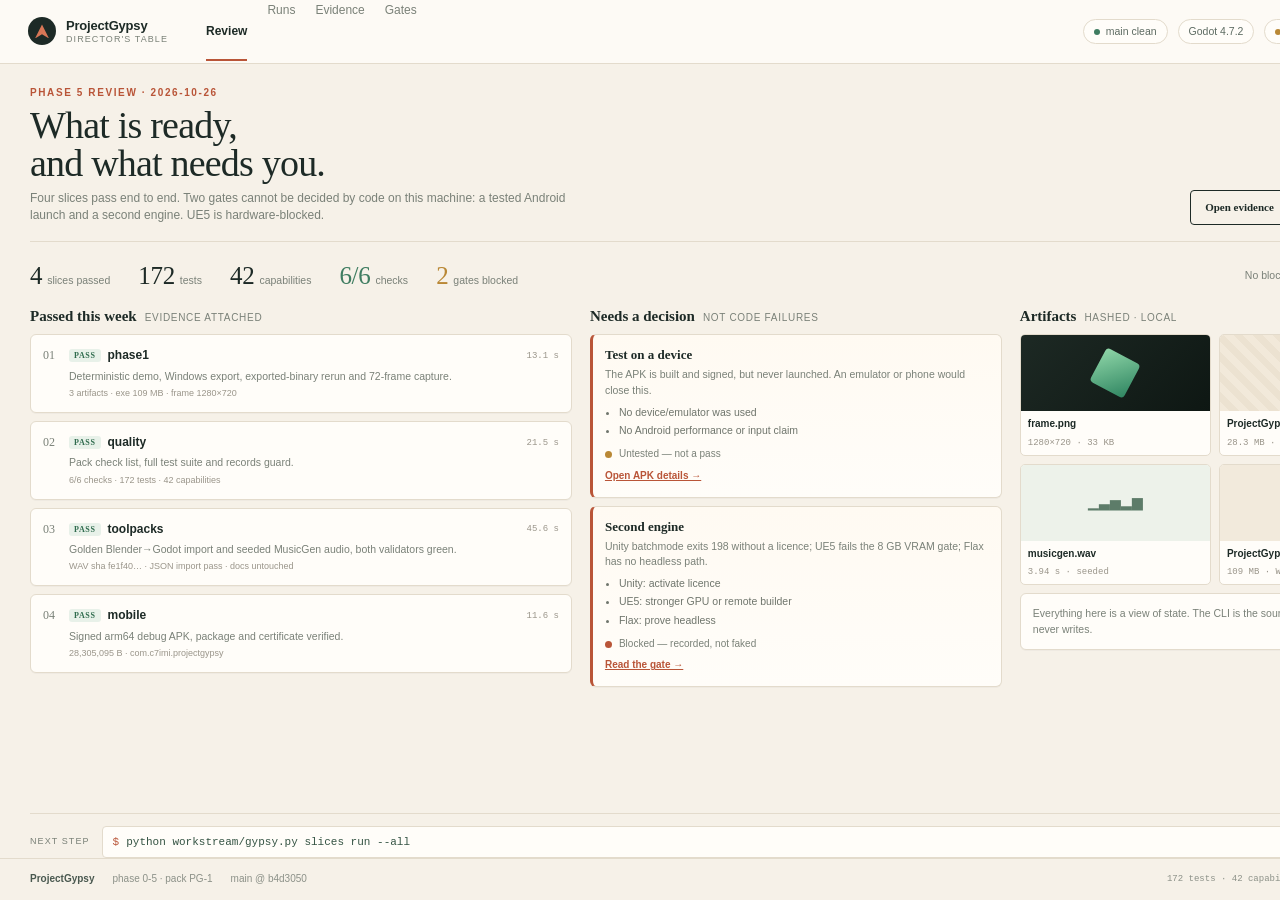
<file: design/control-panel/04-directors-table.html>
<!doctype html>
<html lang="en"><head><meta charset="utf-8"><title>Director's Table</title>
<style>
:root{--cream:#f6f1e8;--paper:#fffdf9;--ink:#1d2a26;--muted:#7a8178;--line:#e3dbcc;--terra:#b95538;--terra2:#d97757;--sage:#3f7d61;--gold:#b98835;--soft:#eee6d8;--mono:"Cascadia Code",Consolas,monospace}
*{box-sizing:border-box}html,body{width:1440px;height:900px;margin:0;overflow:hidden;background:var(--cream);color:var(--ink);font:13px/1.45 Inter,"Segoe UI",sans-serif}
.app{height:900px;display:grid;grid-template-rows:64px 1fr 42px}
.top{display:flex;align-items:center;gap:18px;padding:0 28px;border-bottom:1px solid var(--line);background:rgba(255,253,249,.8)}.brand{display:flex;align-items:center;gap:10px;font-weight:750;letter-spacing:-.2px}.brand .m{width:28px;height:28px;border-radius:50%;background:var(--ink);position:relative}.brand .m:after{content:"";position:absolute;inset:7px;background:var(--terra2);clip-path:polygon(50% 0,100% 100%,50% 70%,0 100%)}.brand small{display:block;font-weight:500;font-size:9px;color:var(--muted);letter-spacing:.12em;text-transform:uppercase;margin-top:-2px}.tabs{display:flex;gap:20px;margin-left:20px;font-size:12px;color:var(--muted)}.tabs b{color:var(--ink);font-weight:600;border-bottom:2px solid var(--terra);padding:21px 0 19px}.right{margin-left:auto;display:flex;align-items:center;gap:10px}.chip{border:1px solid var(--line);background:var(--paper);border-radius:999px;padding:4px 10px;font-size:10.5px;color:#5d6b62;display:flex;align-items:center;gap:6px}.dot{width:6px;height:6px;border-radius:50%;background:var(--sage)}.dot.amber{background:var(--gold)}.avatar{width:30px;height:30px;border-radius:50%;background:var(--soft);display:grid;place-items:center;font-size:10px;font-weight:700;color:#5a4c39}
.main{padding:22px 30px 0;display:grid;grid-template-columns:1.25fr .95fr .9fr;grid-template-rows:auto auto 1fr;gap:18px;min-height:0}
.hero{grid-column:1/4;display:flex;align-items:flex-end;gap:22px;border-bottom:1px solid var(--line);padding-bottom:16px}.hero .eyebrow{font-size:10px;letter-spacing:.16em;text-transform:uppercase;color:var(--terra);font-weight:700}.hero h1{font-family:Georgia,"Times New Roman",serif;font-size:38px;line-height:1.02;letter-spacing:-.8px;margin:5px 0 0;font-weight:500}.hero p{margin:7px 0 0;color:var(--muted);font-size:12px;max-width:540px}.hero .spacer{flex:1}.hero .actions{display:flex;gap:8px;align-items:center}.btn{height:35px;border:1px solid var(--ink);border-radius:4px;padding:0 14px;background:transparent;color:var(--ink);font:600 11px Inter;display:flex;align-items:center;gap:7px}.btn.primary{background:var(--ink);color:#fbf4e9}.btn .arrow{font-size:15px}
.statline{grid-column:1/4;display:flex;align-items:center;gap:28px;padding:2px 0 0}.stat b{font:500 25px Georgia,serif;letter-spacing:-.3px}.stat span{color:var(--muted);font-size:10.5px;margin-left:5px}.stat .ok{color:var(--sage)}.stat .warn{color:var(--gold)}.statline .note{margin-left:auto;color:var(--muted);font-size:10.5px}
.panel{min-height:0}.ptitle{display:flex;align-items:baseline;gap:8px;margin-bottom:9px}.ptitle h2{font:600 15px Georgia,serif;margin:0}.ptitle span{color:var(--muted);font-size:10px;letter-spacing:.07em;text-transform:uppercase}.card{background:var(--paper);border:1px solid var(--line);border-radius:6px;padding:12px;margin-bottom:8px;box-shadow:0 1px 0 rgba(29,42,38,.03)}.card .row{display:flex;align-items:center;gap:7px}.badge{font:700 8px Inter;letter-spacing:.08em;padding:2px 5px;border-radius:3px}.badge.p{background:#e8f1e9;color:#2f6b4d}.badge.b{background:#f7e8df;color:#9c4c31}.badge.u{background:#f7efdc;color:#8b641f}.card b{font-size:12px;font-weight:650}.card p{margin:4px 0 0;color:var(--muted);font-size:10.5px;line-height:1.45}.card .time{font:9px var(--mono);color:#9a958a;margin-left:auto}.card .link{font-size:10px;color:var(--terra);font-weight:600;margin-top:7px;display:inline-block}
.passed .card{display:flex;gap:10px;align-items:flex-start}.passed .num{font:500 12px Georgia;color:var(--muted);width:16px;flex:none;padding-top:1px}.passed .body{flex:1}.passed .meta{display:flex;gap:8px;color:#9a958a;font-size:9px;margin-top:3px}
.decision{background:linear-gradient(180deg,#fffaf2,#fffdf9);border-left:3px solid var(--terra)}.decision h3{font:600 13px Georgia;margin:0 0 4px}.decision ul{margin:6px 0 0 14px;padding:0;color:#6f756c;font-size:10.5px;line-height:1.55}.decision li{margin-bottom:2px}.decision .gate{display:flex;gap:7px;align-items:flex-start;margin-top:9px}.decision .gd{width:7px;height:7px;border-radius:50%;margin-top:4px;flex:none}
.artgrid{display:grid;grid-template-columns:1fr 1fr;gap:8px}.art{background:var(--paper);border:1px solid var(--line);border-radius:5px;overflow:hidden}.art .box{height:76px;background:#f1ebdf;position:relative}.art .box.dark{background:linear-gradient(135deg,#1d2924,#0e1713)}.art .box.dark:after{content:"";position:absolute;width:38px;height:38px;background:linear-gradient(135deg,#8fd6a8,#2f8561);left:50%;top:50%;transform:translate(-50%,-50%) rotate(28deg);border-radius:4px}.art .box.apk{display:grid;place-items:center;color:#9b6d31;font:700 12px var(--mono);background:repeating-linear-gradient(45deg,#f2e9da,#f2e9da 7px,#ece2d1 7px,#ece2d1 14px)}.art .box.wav{display:grid;place-items:center;color:#5d7c69;background:#edf2ea;font:14px var(--mono)}.art .lbl{padding:6px 7px;font-size:10px;font-weight:600}.art .sub{padding:0 7px 7px;font:9px var(--mono);color:#9a958a}
.next{grid-column:1/4;border-top:1px solid var(--line);margin-top:2px;padding:12px 0 0;display:flex;align-items:center;gap:12px}.next .label{font-size:9px;letter-spacing:.12em;text-transform:uppercase;color:var(--muted)}.next .cmd{flex:1;height:32px;border:1px solid var(--line);background:var(--paper);border-radius:4px;display:flex;align-items:center;padding:0 10px;font:11px var(--mono);color:#345343;white-space:nowrap;overflow:hidden}.next .cmd .p{color:var(--terra);margin-right:7px}.next .hint{color:#9a958a;font-size:9.5px}
.foot{border-top:1px solid var(--line);display:flex;align-items:center;padding:0 30px;gap:18px;color:#8c9188;font-size:10px}.foot b{color:#49584f}.foot .r{margin-left:auto;font-family:var(--mono);font-size:9px}
.sectionhead{grid-column:1;margin-top:0}
</style></head><body>
<div class="app">
  <header class="top"><div class="brand"><span class="m"></span><div>ProjectGypsy<small>Director's Table</small></div></div><div class="tabs"><b>Review</b><span>Runs</span><span>Evidence</span><span>Gates</span></div><div class="right"><span class="chip"><span class="dot"></span>main clean</span><span class="chip">Godot 4.7.2</span><span class="chip"><span class="dot amber"></span>2 gates blocked</span><div class="avatar">SS</div></div></header>
  <main class="main">
    <section class="hero"><div><div class="eyebrow">Phase 5 review · 2026-10-26</div><h1>What is ready,<br>and what needs you.</h1><p>Four slices pass end to end. Two gates cannot be decided by code on this machine: a tested Android launch and a second engine. UE5 is hardware-blocked.</p></div><div class="spacer"></div><div class="actions"><button class="btn">Open evidence</button><button class="btn primary">Run all gates <span class="arrow">→</span></button></div></section>
    <section class="statline"><div class="stat"><b>4</b><span>slices passed</span></div><div class="stat"><b>172</b><span>tests</span></div><div class="stat"><b>42</b><span>capabilities</span></div><div class="stat"><b class="ok">6/6</b><span>checks</span></div><div class="stat"><b class="warn">2</b><span>gates blocked</span></div><div class="note">No blocking defects. Nothing faked.</div></section>
    <section class="panel passed"><div class="ptitle"><h2>Passed this week</h2><span>evidence attached</span></div>
      <div class="card"><span class="num">01</span><div class="body"><div class="row"><span class="badge p">PASS</span><b>phase1</b><span class="time">13.1 s</span></div><p>Deterministic demo, Windows export, exported-binary rerun and 72-frame capture.</p><div class="meta">3 artifacts · exe 109 MB · frame 1280×720</div></div></div>
      <div class="card"><span class="num">02</span><div class="body"><div class="row"><span class="badge p">PASS</span><b>quality</b><span class="time">21.5 s</span></div><p>Pack check list, full test suite and records guard.</p><div class="meta">6/6 checks · 172 tests · 42 capabilities</div></div></div>
      <div class="card"><span class="num">03</span><div class="body"><div class="row"><span class="badge p">PASS</span><b>toolpacks</b><span class="time">45.6 s</span></div><p>Golden Blender→Godot import and seeded MusicGen audio, both validators green.</p><div class="meta">WAV sha fe1f40… · JSON import pass · docs untouched</div></div></div>
      <div class="card"><span class="num">04</span><div class="body"><div class="row"><span class="badge p">PASS</span><b>mobile</b><span class="time">11.6 s</span></div><p>Signed arm64 debug APK, package and certificate verified.</p><div class="meta">28,305,095 B · com.c7imi.projectgypsy</div></div></div>
    </section>
    <section class="panel"><div class="ptitle"><h2>Needs a decision</h2><span>not code failures</span></div>
      <div class="card decision"><h3>Test on a device</h3><p>The APK is built and signed, but never launched. An emulator or phone would close this.</p><ul><li>No device/emulator was used</li><li>No Android performance or input claim</li></ul><div class="gate"><span class="gd" style="background:var(--gold)"></span><span style="font-size:10px;color:#7a8178">Untested — not a pass</span></div><a class="link" href="#">Open APK details →</a></div>
      <div class="card decision"><h3>Second engine</h3><p>Unity batchmode exits 198 without a licence; UE5 fails the 8 GB VRAM gate; Flax has no headless path.</p><ul><li>Unity: activate licence</li><li>UE5: stronger GPU or remote builder</li><li>Flax: prove headless</li></ul><div class="gate"><span class="gd" style="background:var(--terra)"></span><span style="font-size:10px;color:#7a8178">Blocked — recorded, not faked</span></div><a class="link" href="#">Read the gate →</a></div>
    </section>
    <section class="panel"><div class="ptitle"><h2>Artifacts</h2><span>hashed · local</span></div><div class="artgrid">
      <div class="art"><div class="box dark"></div><div class="lbl">frame.png</div><div class="sub">1280×720 · 33 KB</div></div>
      <div class="art"><div class="box apk">APK</div><div class="lbl">ProjectGypsy.apk</div><div class="sub">28.3 MB · arm64</div></div>
      <div class="art"><div class="box wav">▁▃▅▂▆</div><div class="lbl">musicgen.wav</div><div class="sub">3.94 s · seeded</div></div>
      <div class="art"><div class="box" style="display:grid;place-items:center;color:#8b7a5d;font:10px var(--mono);background:#f2eadc">EXE</div><div class="lbl">ProjectGypsy.exe</div><div class="sub">109 MB · Windows</div></div>
    </div><div class="card" style="margin-top:8px"><p style="margin:0">Everything here is a view of state. The CLI is the source of truth; this table never writes.</p></div></section>
    <div class="next"><span class="label">Next step</span><div class="cmd"><span class="p">$</span>python workstream/gypsy.py slices run --all</div><span class="hint">or click Run all gates</span></div>
  </main>
  <footer class="foot"><b>ProjectGypsy</b><span>phase 0-5 · pack PG-1</span><span>main @ b4d3050</span><span class="r">172 tests · 42 capabilities · 2 blocked gates</span></footer>
</div></body></html>
</file>
